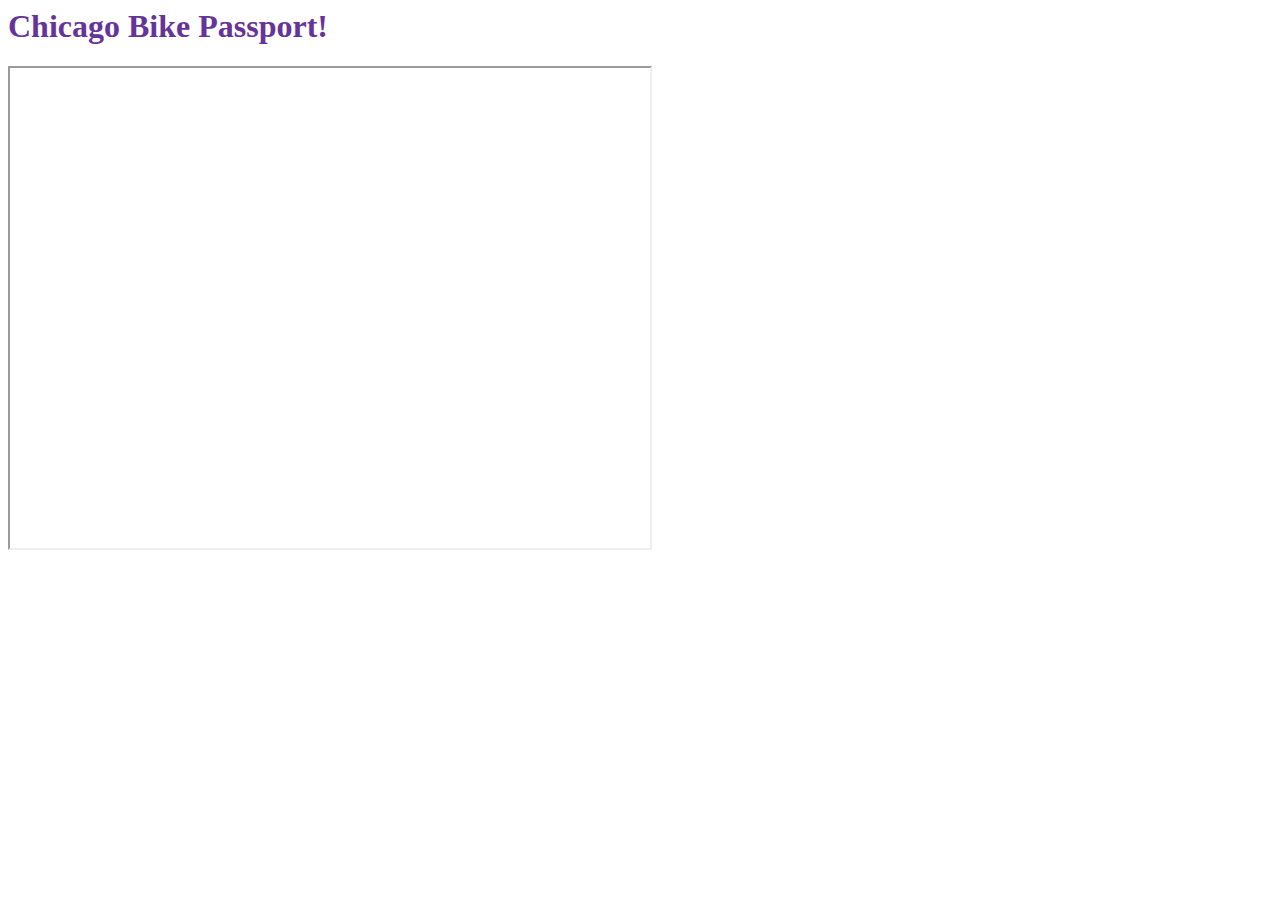
<file: chicago/index.html>
<head>
  <link rel="stylesheet" href="style.css">
</head>
<body>
    <h1>Chicago Bike Passport!</h1>
    <iframe src="https://www.google.com/maps/d/embed?mid=17I7BKyI08aVLPoEVtE2OOowCPFA_po_e" width="640" height="480"></iframe>
</body>
</file>
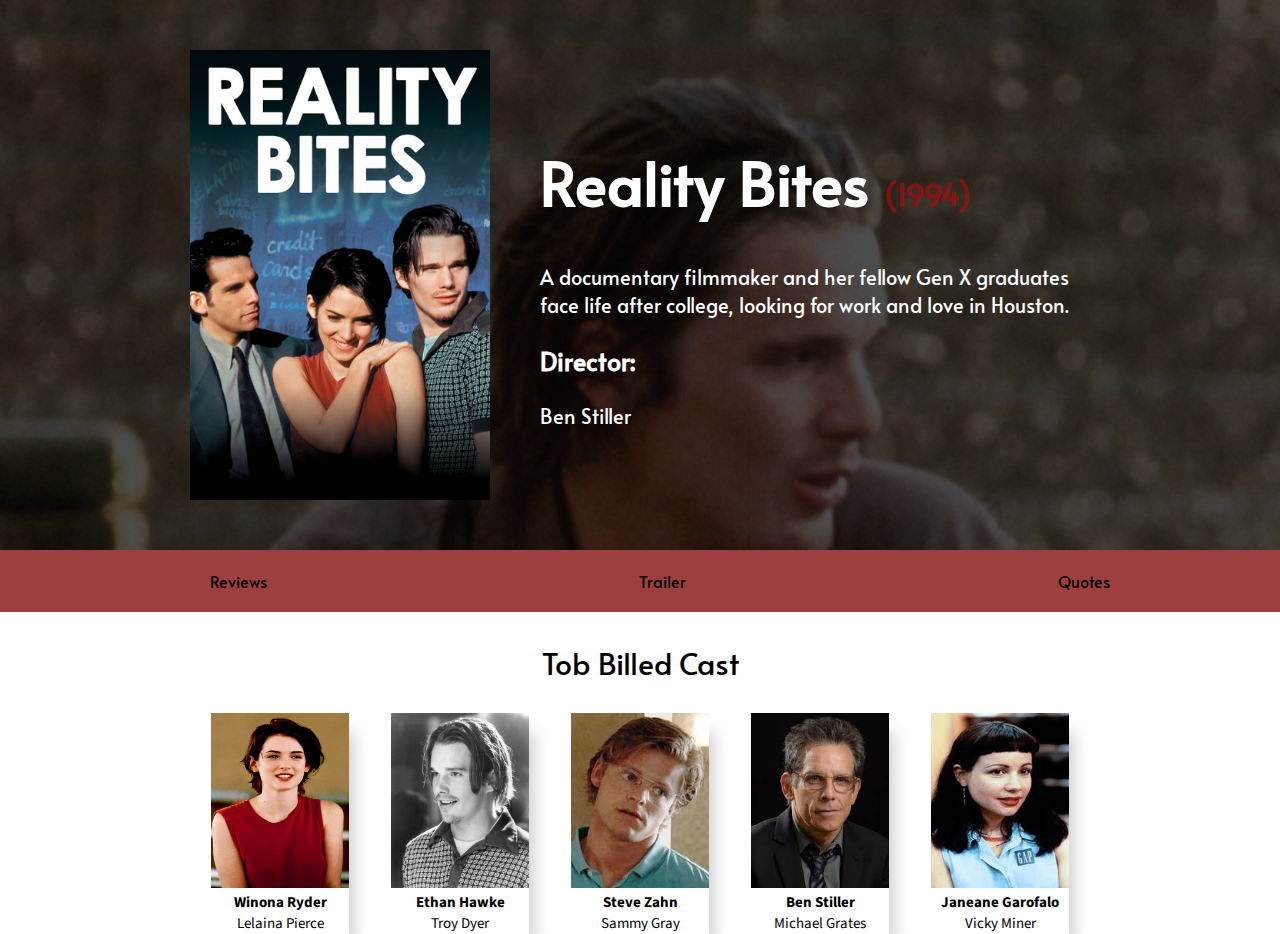
<file: imdb/index.html>
<!DOCTYPE html>
<head>
    <link rel="stylesheet" type="text/css" href="style.css"/>
    <link href="https://fonts.googleapis.com/css?family=Alata&display=swap" rel="stylesheet">
    <link href="https://fonts.googleapis.com/css?family=Source+Sans+Pro&display=swap" rel="stylesheet">
    <title>IMDB PAGE</title>
</head>
<body>
<div class="bio-background">  
    <div class="bio">
        <div class="bioinfo">
            <img class="bio-pic" src="pictures/poster.jpg" alt="reality-bites">
            <div class="movie-title">  
                <h1 > Reality Bites <span class="year">(1994)</span></h1>
                <p class="synopsis">A documentary filmmaker and her fellow Gen X graduates face life after college, looking for work and love in Houston.</p>
                <h5 class="director">Director:</h5>
                <p>Ben Stiller</p> 
            </div>
        </div>
    </div>
</div>
<div class="navbarwrapper">    
    <ol class="navbar">
        <li><a href="https://www.rottentomatoes.com/m/reality_bites" target="_blank">Reviews</a></li>
        <li><a href="https://www.youtube.com/watch?v=xDYGo0UgIVM" target="_blank">Trailer</a></li>
        <li><a href="https://www.spot.ph/entertainment/55747/top-10-favorite-quotes-from-reality-bites" target="_blank">Quotes</a></li>
    </ol>
</div>
<p class="cast">Tob Billed Cast</p>
    <div class="actors">   
        <a class="winona" href="https://www.themoviedb.org/person/1920-winona-ryder?language=en-US" target="_blank"> 
            <img class="winpic" src="pictures/winona.jpg" alt="winona ryder">
            <div class="ryder">Winona Ryder</div>
            <div class="pierce">Lelaina Pierce</div>
        </a>
        <a class="winona" href="https://www.themoviedb.org/person/569-ethan-hawke?language=en-US" target="_blank"> 
                <img class="winpic" src="pictures/ethan.jpg" alt="ethan hawke">
                <div class="ryder">Ethan Hawke</div>
                <div class="pierce">Troy Dyer</div>
        </a>
        <a class="winona" href="https://www.themoviedb.org/person/18324-steve-zahn?language=en-US" target="_blank">
            <img class="winpic" src="pictures/steve.jpg" alt="steve zahn">
            <div class="ryder">Steve Zahn</div>
            <div class="pierce">Sammy Gray</div>
        </a>
        <a class="winona" href="https://www.themoviedb.org/person/7399-ben-stiller?language=en-US" target="_blank">
            <img class="winpic" src="pictures/ben.jpg" alt="ben stiller">
            <div class="ryder">Ben Stiller</div>
            <div class="pierce">Michael Grates</div>
        </a>
        <a class="winona" href="https://www.themoviedb.org/person/21197-janeane-garofalo?language=en-US" target="_blank">
            <img class="winpic" src="pictures/janeane.jpg" alt="janeane garofalo">
            <div class="ryder">Janeane Garofalo</div>
            <div class="pierce">Vicky Miner</div>
        </a>
    </div>
</body>
</file>
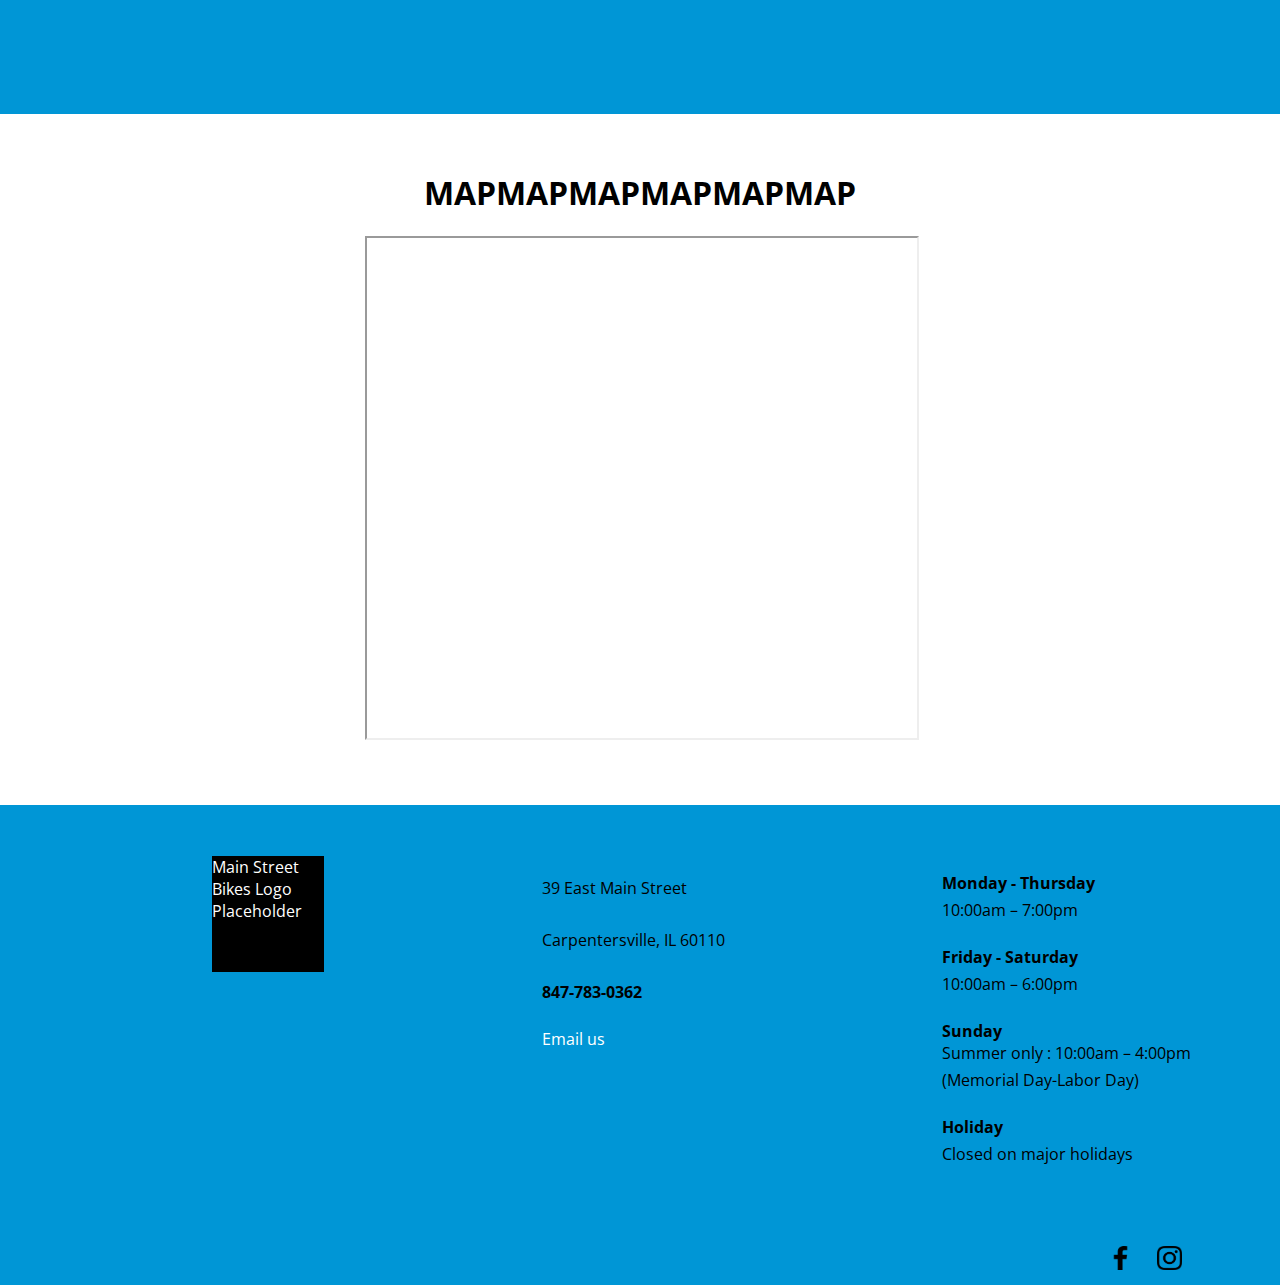
<file: msb/msb.html>
<head>
    <link rel="stylesheet" href="msb.css">
    <link href="https://fonts.googleapis.com/css?family=Open+Sans&display=swap" rel="stylesheet">
</head>
<body>
    <div class="header-container"></div>
    <div class="main">
        <div class="map-container">
            <h1 class="map-title">MAPMAPMAPMAPMAPMAP</h1 c>
            <iframe class="map" src="https://www.google.com/maps/d/embed?mid=17I7BKyI08aVLPoEVtE2OOowCPFA_po_e"></iframe>
        </div>
    </div>
    <div class="footer-container">
        <div class="footer-content">
            <div class="msb-logo-footer">Main Street Bikes Logo Placeholder</div>
            <ol class="footer-text">
                <li class="text-normal">39 East Main Street</li>
                <li class="text-normal">Carpentersville, IL 60110</li>
                <li class="text-bold text-normal">847-783-0362</li>
                <a href="mailto:mainstbicycles@gmail.com" id="email-link"><li>Email us</li i></a>
            </ol>
            <ol class="footer-hours">
                <li class="text-bold">Monday - Thursday</li>
                <li class="text-normal">10:00am – 7:00pm</li>
                <li class="text-bold">Friday - Saturday</li>
                <li class="text-normal">10:00am – 6:00pm</li>
                <li class="text-bold">Sunday</li>
                <li>Summer only : 10:00am – 4:00pm</li>
                <li class="text-normal">(Memorial Day-Labor Day)</li>
                <li class="text-bold">Holiday</li>
                <li class="text-normal">Closed on major holidays</li>
            </ol>  
        </div>
        <div class="social-media">
            <a href="https://www.facebook.com/MainStBicycles/" target="_blank"><img class="logo" src="pictures/facebook.png" alt="Facebook Logo"></a>
            <a href="https://www.instagram.com/mainst_bicycles/" target="_blank"><img class="logo" src="pictures/instagram.png" alt="Instagram Logo"></a>
        </div> 
    </div>
</body>
</file>
<file: chicago/style.css>
h1 {
    color: rebeccapurple;
}
</file>
<file: imdb/style.css>
body {
    margin: 0;   
}

.bio-background {
    background-color: rgba(0,0,0,0.7);
    display: flex;
    background-image: url(pictures/aaa.jpg);
    background-blend-mode: overlay;
    width: 100%;
}

.bio {
    margin: 0 auto;
    max-width: 900px;
    width: 100%;
    padding: 50px;
}

.bioinfo {
    display: flex;
    align-items: center;
}

.movie-title {
    flex: 1.5;
    font-size: 30px;
    margin-top: 0px;
    font-family: 'Alata', sans-serif;
    margin-left: 50px;
    color: white;
}

.year {
    font-size: 30px;
    color: rgba(153,15,15,0.8);
}

.movie-title > p {
    font-family: 'Alata', sans-serif;
    font-size: 20px;
}

.bio-pic {
    width: 300px;
}

.director {
    line-height: 0;
}

.navbarwrapper {
    display: flex;
    justify-content: center;
    padding: 20px;
    background-color: rgba(133,15,15,0.8);
}

.navbar {
    display: flex;
    list-style-type: none;
    justify-content: space-between;
    margin: 0 auto;
    max-width: 900px;
    width: 100%;
    font-family: 'Alata', sans-serif;
}

a {
    text-decoration: none;
    color: black;
}

a:hover {
    font-weight: bold;
}

.cast {
    text-align: center;
    font-family: 'Alata', sans-serif;
    font-size: 30px;
}

.actors {
    display: flex;
    margin: 0 auto;
    max-width: 900px;
    width: 100%;
    justify-content: space-around;
    flex-wrap: wrap;
}

.winona {
    box-shadow: 11px 14px 15px -5px rgba(0,0,0,0.18);
    transition: 0.2s;
}

.winona:hover {
    box-shadow: 11px 14px 37px -5px rgba(0,0,0,0.46);
}

.winpic {
    height: 175px;
    width: 138px;
}

.ryder {
    text-align: center;
    font-size: 15px;
    font-weight: bold;
    font-family: 'Source Sans Pro', Arial, sans-serif;
}

.pierce {  
    text-align: center;
    font-size: 15px;
    font-family: 'Source Sans Pro', Arial, sans-serif;
}
</file>
<file: msb/msb.css>
body {
    margin: 0;
    padding: 0;
    width: 100%;
    height: 100%;
    font-family: 'Open Sans', sans-serif;
  }

.header-container {
    background-color: #0096d6;
    height: 114px;
    width: 100%;
    max-width: 100%;
    box-sizing: border-box;
    position: fixed;
}

.main {
    margin: 0 auto;
    width: 100%;
    max-width: 1100px;
}

.map-container {
    padding-top: 150px;    
    margin: auto;
    width: 50%;
    padding-bottom: 65px;
}

.map-title {
    text-align: center;
}

.map {
    width: 640px;
    max-width: 100%;
    height: 100%;
    max-height: 500px;
}

.footer-container {
    background-color: #0096d6;
    width: 100%;
    height: 480px;
    max-width: 100%;
    position: relative;
    bottom: 0px;
}

.footer-content {
    display: flex;
    justify-content: space-around;
    padding-top: 4%;
    flex-wrap: wrap;
}

.msb-logo-footer {
    height: 116px;
    width: 112.52px;
    color: white;
    background-color: black;
    margin-left: 123px;
}

.footer-text {
    list-style: none;
    display: flex;
    flex-direction: column;
}

.footer-hours {
    list-style: none;
    display: flex;
    flex-direction: column;
}

.text-normal {
    padding-bottom: 25px;
    padding-top: 5px;
}

.text-bold {
    font-weight: bold;
}

.social-media {
    float: right;
    margin-right: 78px;
}

#email-link {
    text-decoration: none;
    color: white;
}

.logo {
    height: 24px;
    width: 25px;
    margin-right: 20px;
    margin-top: 40px;
}
</file>
